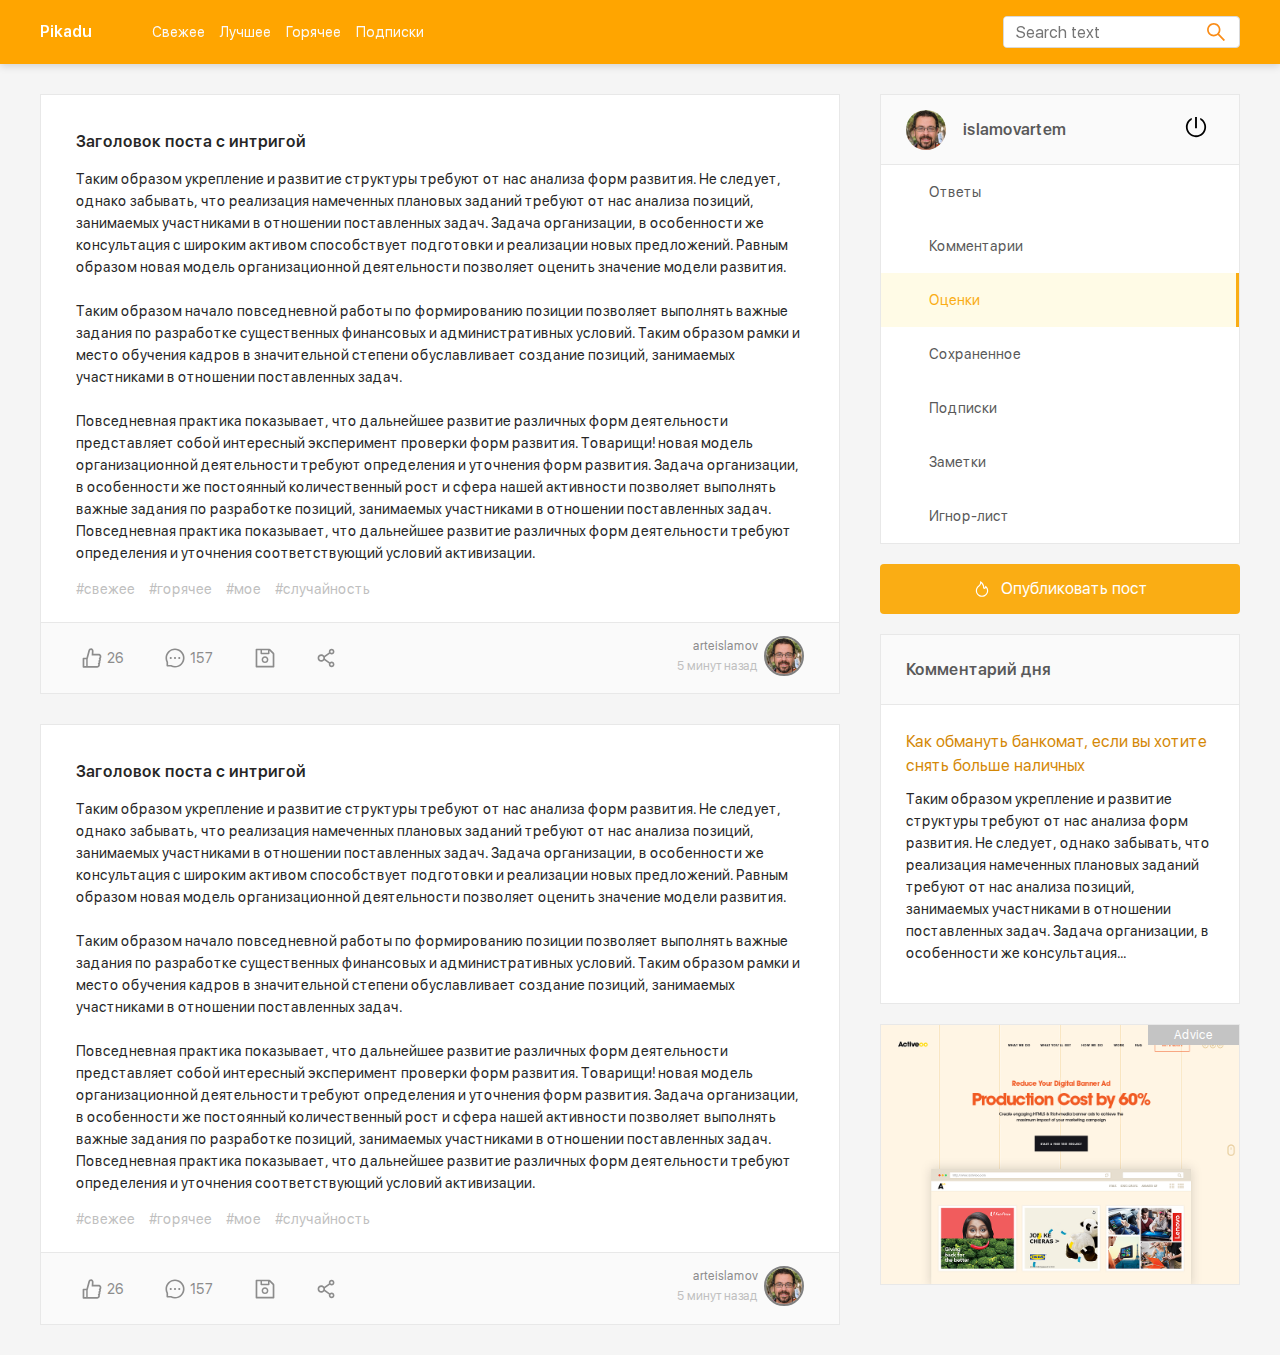
<file: index.html>
<!DOCTYPE html>
<html lang="en">
<head>
    <meta charset="UTF-8">
    <meta name="viewport" content="width=device-width, initial-scale=1.0">
    <title>Pikadu</title>

    <link rel="stylesheet" href="./css/normalize.css">
    <link rel="stylesheet" href="./css/main.css">

    <script src="./js/main.js" defer></script>

</head>
<body>
    <header class="header">
        <div class="header-wraper">
            <div class="header-logo"><a href="./index.html">Pikadu</a></div>
            <nav class="header-nav">
                <ul class="header-menu">
                    <li class="header-menu-item">
                        <a href="#link" class="header-menu-link">Свежее</a>
                    </li>
                    <li class="header-menu-item">
                        <a href="#link" class="header-menu-link">Лучшее</a>
                    </li>
                    <li class="header-menu-item">
                        <a href="#link" class="header-menu-link">Горячее</a>
                    </li>
                    <li class="header-menu-item">
                        <a href="#link" class="header-menu-link">Подписки</a>
                    </li>
                </ul>
            </nav>
            <!-- /.header-nav -->
            <div class="input-group search">
                <input type="search" class="search-input" placeholder="Search text" />
                <button class="search-button">
                    <svg class="icon icon-search">
                        <use xlink:href="./img/icons.svg#search" />
                    </svg>
                </button>
            </div>
            <!-- /.input-group -->
            <a href="#link" class="menu-toggle" id="menu-toggle">
                <span></span>
                <span></span>
                <span></span>
            </a>
            <!-- /.menu-toggel -->
        </div>
        <!-- /.header-wraper -->
    </header>
    <!-- /.header -->
    <div class="container">
        <div class="content">
            <main class="posts">
                <section class="post">
                    <div class="post-body">                        
                        <h2 class="post-title">Заголовок поста с интригой</h2>
                        <!-- /.post-title -->
                        <p class="post-text">
                            Таким образом укрепление и развитие структуры требуют от нас анализа форм развития. Не следует, однако забывать, что реализация намеченных плановых заданий требуют от нас анализа позиций, занимаемых участниками в отношении поставленных задач. Задача организации, в особенности же консультация с широким активом способствует подготовки и реализации новых предложений. Равным образом новая модель организационной деятельности позволяет оценить значение модели развития.
                            <br><br>
                            Таким образом начало повседневной работы по формированию позиции позволяет выполнять важные задания по разработке существенных финансовых и административных условий. Таким образом рамки и место обучения кадров в значительной степени обуславливает создание позиций, занимаемых участниками в отношении поставленных задач.
                            <br><br>
                            Повседневная практика показывает, что дальнейшее развитие различных форм деятельности представляет собой интересный эксперимент проверки форм развития. Товарищи! новая модель организационной деятельности требуют определения и уточнения форм развития. Задача организации, в особенности же постоянный количественный рост и сфера нашей активности позволяет выполнять важные задания по разработке позиций, занимаемых участниками в отношении поставленных задач. Повседневная практика показывает, что дальнейшее развитие различных форм деятельности требуют определения и уточнения соответствующий  условий активизации. 
                        </p>
                        <!-- /.post-text -->
                        <div class="post-tags">
                            <span class="post-tag">#свежее</span>
                            <span class="post-tag">#горячее</span>
                            <span class="post-tag">#мое</span>
                            <span class="post-tag">#случайность</span>
                        </div>
                        <!-- /.post-tags -->
                    </div>
                    <!-- /.post-body -->
                    <div class="post-footer">
                        <div class="post-buttons">
                            <button class="post-button likes">
                                <svg class="icon icon-likes">
                                    <use xlink:href="./img/icons.svg#likes" />
                                </svg>
                                <span id="likes-counter">26</span>
                            </button>
                            <button class="post-button comments">
                                <svg class="icon icon-comments">
                                    <use xlink:href="./img/icons.svg#comments" />
                                </svg>
                                <span id="comments-counter">157</span>
                            </button>
                            <button class="post-button save">
                                <svg class="icon icon-save">
                                    <use xlink:href="./img/icons.svg#save" />
                                </svg>
                            </button>
                            <button class="post-button share">
                                <svg class="icon icon-share">
                                    <use xlink:href="./img/icons.svg#share" />
                                </svg>
                            </button>
                        </div>
                        <!-- /.post-buttons -->
                        <div class="post-author">
                            <div class="autor-info">
                                <a href="#author" class="author-nickname">arteislamov</a>
                                <span class="post-time">5 минут назад</span>
                            </div>
                            <a href="#author" class="author-link"><img src="./img/avatar.jpg" alt="avatar" class="avatar"></a>
                        </div>
                        <!-- /.post-author -->
                    </div>
                    <!-- /.post-footer -->
                </section>
                <!-- /.post -->
                <section class="post">
                    <div class="post-body">                        
                        <h2 class="post-title">Заголовок поста с интригой</h2>
                        <!-- /.post-title -->
                        <p class="post-text">
                            Таким образом укрепление и развитие структуры требуют от нас анализа форм развития. Не следует, однако забывать, что реализация намеченных плановых заданий требуют от нас анализа позиций, занимаемых участниками в отношении поставленных задач. Задача организации, в особенности же консультация с широким активом способствует подготовки и реализации новых предложений. Равным образом новая модель организационной деятельности позволяет оценить значение модели развития.
                            <br><br>
                            Таким образом начало повседневной работы по формированию позиции позволяет выполнять важные задания по разработке существенных финансовых и административных условий. Таким образом рамки и место обучения кадров в значительной степени обуславливает создание позиций, занимаемых участниками в отношении поставленных задач.
                            <br><br>
                            Повседневная практика показывает, что дальнейшее развитие различных форм деятельности представляет собой интересный эксперимент проверки форм развития. Товарищи! новая модель организационной деятельности требуют определения и уточнения форм развития. Задача организации, в особенности же постоянный количественный рост и сфера нашей активности позволяет выполнять важные задания по разработке позиций, занимаемых участниками в отношении поставленных задач. Повседневная практика показывает, что дальнейшее развитие различных форм деятельности требуют определения и уточнения соответствующий  условий активизации. 
                        </p>
                        <!-- /.post-text -->
                        <div class="post-tags">
                            <a href="#tag" class="post-tag">#свежее</a>
                            <a href="#tag" class="post-tag">#горячее</a>
                            <a href="#tag" class="post-tag">#мое</a>
                            <a href="#tag" class="post-tag">#случайность</a>
                        </div>
                        <!-- /.post-tags -->
                    </div>
                    <!-- /.post-body -->
                    <div class="post-footer">
                        <div class="post-buttons">
                            <button class="post-button likes">
                                <svg class="icon icon-likes">
                                    <use xlink:href="./img/icons.svg#likes" />
                                </svg>
                                <span id="likes-counter">26</span>
                            </button>
                            <button class="post-button comments">
                                <svg class="icon icon-comments">
                                    <use xlink:href="./img/icons.svg#comments" />
                                </svg>
                                <span id="comments-counter">157</span>
                            </button>
                            <button class="post-button save">
                                <svg class="icon icon-save">
                                    <use xlink:href="./img/icons.svg#save" />
                                </svg>
                            </button>
                            <button class="post-button share">
                                <svg class="icon icon-share">
                                    <use xlink:href="./img/icons.svg#share" />
                                </svg>
                            </button>
                        </div>
                        <!-- /.post-buttons -->
                        <div class="post-author">
                            <div class="autor-info">
                                <a href="#author" class="author-nickname">arteislamov</a>
                                <span class="post-time">5 минут назад</span>
                            </div>
                            <a href="#author" class="author-link"><img src="./img/avatar.jpg" alt="avatar" class="avatar"></a>
                        </div>
                        <!-- /.post-author -->
                    </div>
                    <!-- /.post-footer -->
                </section>
                <!-- /.post -->
            </main>
            <!-- /,posts -->
            <aside class="sidebar">
                <div class="sidebar-menu">
                    <div class="sidebar-header">
                        <a href="#user" class="user">
                            <img src="./img/avatar.jpg" alt="" class="user-avatar">
                            <span class="username">islamovartem</span>
                        </a>
                        <button class="poweroff-button">
                            <svg class="icon icon-poweroff">
                                <use xlink:href="./img/icons.svg#poweroff" />
                            </svg>
                        </button>
                    </div>
                    <!-- /.sidebar-header -->
                    <nav class="sidebar-nav">
                        <ul class="sidebar-menu-items">
                            <li class="sidebar-menu-item">
                                <a href="#link" class="sidebar-menu-link">Ответы</a>
                            </li>
                            <li class="sidebar-menu-item">
                                <a href="#link" class="sidebar-menu-link">Комментарии</a>
                            </li>
                            <li class="sidebar-menu-item">
                                <a href="#link" class="sidebar-menu-link active">Оценки</a>
                            </li>
                            <li class="sidebar-menu-item">
                                <a href="#link" class="sidebar-menu-link">Сохраненное</a>
                            </li>
                            <li class="sidebar-menu-item">
                                <a href="#link" class="sidebar-menu-link">Подписки</a>
                            </li>
                            <li class="sidebar-menu-item">
                                <a href="#link" class="sidebar-menu-link">Заметки</a>
                            </li>
                            <li class="sidebar-menu-item">
                                <a href="#link" class="sidebar-menu-link">Игнор-лист</a>
                            </li>
                        </ul>
                    </nav>    
                </div>
                <!-- /.sidebar-menu -->
                <a href="./new-post.html" class="new-post">
                    <button class="button send-button" type="submit" value="post">
                        <svg class="icon icon-fire">
                            <use xlink:href="./img/icons.svg#fire" />
                        </svg>
                        <span class="button-text">Опубликовать пост</span>
                    </button>
                    <!-- /.send-button -->
                </a>

                <div class="card">
                    <div class="card-header">
                        <h3 class="card-header-title">Комментарий дня</h3>
                    </div>
                    <div class="card-content">
                        <a href="#link" class="card-comment-title">Как обмануть банкомат, если вы хотите снять больше наличных</a>
                        <p class="card-comment-text">
                            Таким образом укрепление и развитие структуры требуют от нас анализа форм развития. Не следует, однако забывать, что реализация намеченных плановых заданий требуют от нас анализа позиций, занимаемых участниками в отношении поставленных задач. Задача организации, в особенности же консультация...
                        </p>
                    </div>    
                </div>
                <!-- /.card -->
                
                <a href="#adv" class="advice"></a>
                <!-- /.advice -->
            </aside>
            <!-- /.sidebar -->
        </div>
        <!-- /.content -->
    </div>
    <!-- /.container -->
</body>
</html>
</file>
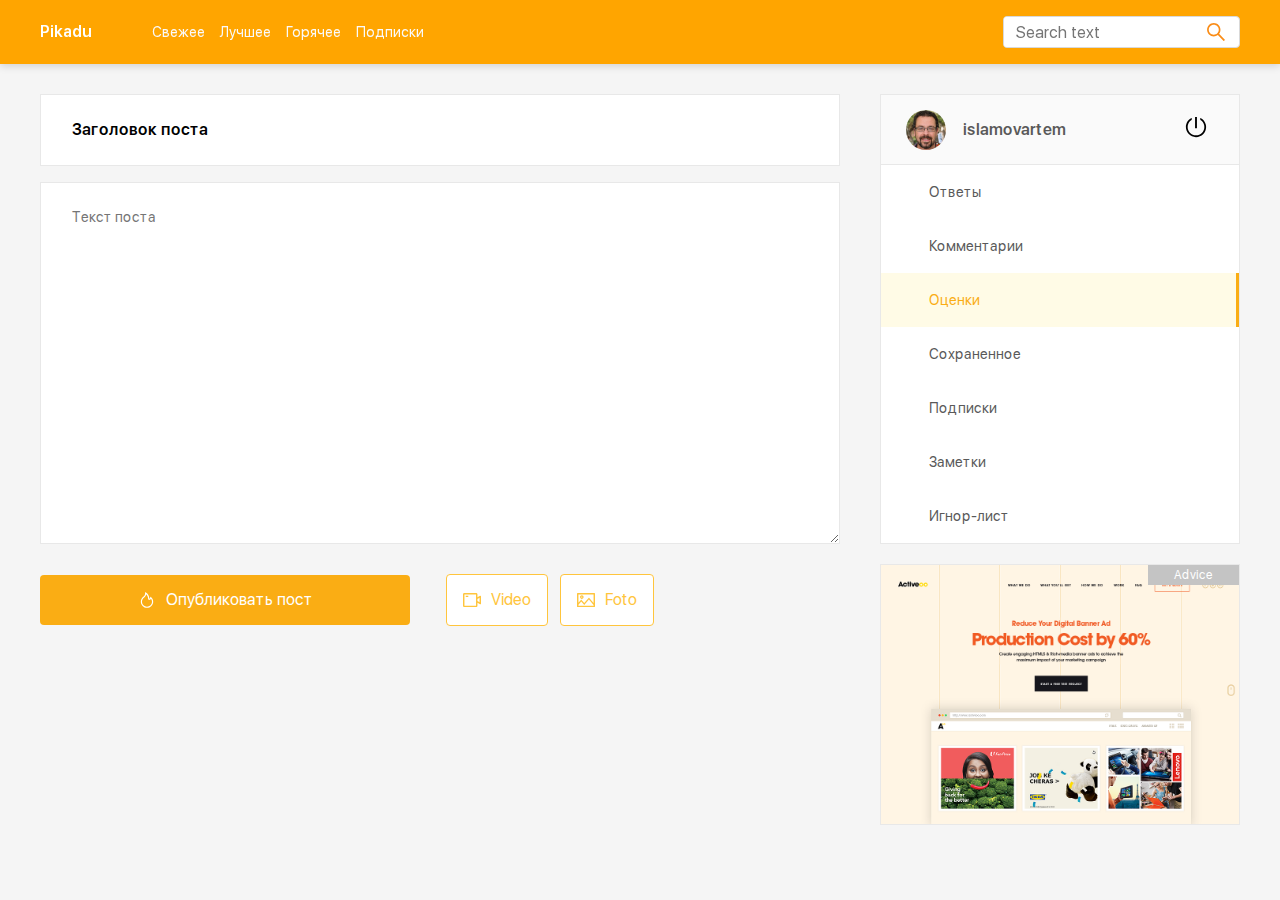
<file: new-post.html>
<!DOCTYPE html>
<html lang="en">
<head>
    <meta charset="UTF-8">
    <meta name="viewport" content="width=device-width, initial-scale=1.0">
    <title>Pikadu</title>

    <link rel="stylesheet" href="./css/normalize.css">
    <link rel="stylesheet" href="./css/main.css">

    <script src="./js/main.js" defer></script>

</head>
<body>
    <header class="header">
        <div class="header-wraper">
            <div class="header-logo"><a href="./index.html">Pikadu</a></div>
            <nav class="header-nav">
                <ul class="header-menu">
                    <li class="header-menu-item">
                        <a href="#link" class="header-menu-link">Свежее</a>
                    </li>
                    <li class="header-menu-item">
                        <a href="#link" class="header-menu-link">Лучшее</a>
                    </li>
                    <li class="header-menu-item">
                        <a href="#link" class="header-menu-link">Горячее</a>
                    </li>
                    <li class="header-menu-item">
                        <a href="#link" class="header-menu-link">Подписки</a>
                    </li>
                </ul>
            </nav>
            <!-- /.header-nav -->
            <div class="input-group search">
                <input type="search" class="search-input" placeholder="Search text" />
                <button class="search-button">
                    <svg class="icon icon-search">
                        <use xlink:href="./img/icons.svg#search" />
                    </svg>
                </button>
            </div>
            <!-- /.input-group -->
            <a href="#link" class="menu-toggle" id="menu-toggle">
                <span></span>
                <span></span>
                <span></span>
            </a>
            <!-- /.menu-toggel -->
        </div>
        <!-- /.header-wraper -->
    </header>
    <!-- /.header -->
    <div class="container">
        <div class="content">
            <main class="posts">
                <form action="#action" class="add-post">
                    <input type="text" class="add-post-title" name="post-title" placeholder="Заголовок поста" />
                    <!-- /.post-title -->
                    <textarea class="add-post-text" name="post-text" id="text" placeholder="Текст поста"></textarea>
                    <!-- /.post-text -->
                    <div class="post-buttons">
                        <button class="button send-button" type="submit" value="#send">
                            <svg class="icon icon-fire">
                                <use xlink:href="./img/icons.svg#fire" />
                            </svg>
                            <span class="button-text">Опубликовать пост</span>
                        </button>    
                        <button class="button button-outline" type="submit" value="#send">
                            <svg class="icon icon-video">
                                <use xlink:href="./img/icons.svg#video" />
                            </svg>
                            <span class="button-text">Video</span>
                        </button>    
                        <button class="button button-outline" type="submit" value="#send">
                            <svg class="icon icon-foto">
                                <use xlink:href="./img/icons.svg#foto" />
                            </svg>
                            <span class="button-text">Foto</span>
                        </button>    
                    </div>
                    <!-- /.post-buttons -->
                </form>
                <!-- /.add-post -->
            </main>
            <!-- /,posts -->
            <aside class="sidebar">
                <div class="sidebar-menu">
                    <div class="sidebar-header">
                        <a href="#user" class="user">
                            <img src="./img/avatar.jpg" alt="" class="user-avatar">
                            <span class="username">islamovartem</span>
                        </a>
                        <button class="poweroff-button">
                            <svg class="icon icon-poweroff">
                                <use xlink:href="./img/icons.svg#poweroff" />
                            </svg>
                        </button>
                    </div>
                    <!-- /.sidebar-header -->
                    <nav class="sidebar-nav">
                        <ul class="sidebar-menu-items">
                            <li class="sidebar-menu-item">
                                <a href="#link" class="sidebar-menu-link">Ответы</a>
                            </li>
                            <li class="sidebar-menu-item">
                                <a href="#link" class="sidebar-menu-link">Комментарии</a>
                            </li>
                            <li class="sidebar-menu-item">
                                <a href="#link" class="sidebar-menu-link active">Оценки</a>
                            </li>
                            <li class="sidebar-menu-item">
                                <a href="#link" class="sidebar-menu-link">Сохраненное</a>
                            </li>
                            <li class="sidebar-menu-item">
                                <a href="#link" class="sidebar-menu-link">Подписки</a>
                            </li>
                            <li class="sidebar-menu-item">
                                <a href="#link" class="sidebar-menu-link">Заметки</a>
                            </li>
                            <li class="sidebar-menu-item">
                                <a href="#link" class="sidebar-menu-link">Игнор-лист</a>
                            </li>
                        </ul>
                    </nav>    
                </div>
                <!-- /.sidebar-menu -->
                <a href="#adv" class="advice"></a>
                <!-- /.advice -->

            </aside>
            <!-- /.sidebar -->
        </div>
        <!-- /.content -->
    </div>
    <!-- /.container -->
</body>
</html>
</file>
<file: css/main.css>
@font-face {
    font-family: "SFUIDisplay-Regular";
    src: local("SFUIDisplay-Regular"),
         url(../fonts/SFUIDisplay-Regular.woff) format("woff"),
         url(../fonts/SFUIDisplay-Regular.woff2) format("woff2");
    font-weight: normal;
  }
@font-face {
    font-family: "SFUIDisplay-Semibold";
    src: local("SFUIDisplay-Semibold"),
         url(../fonts/SFUIDisplay-Semibold.woff) format("woff"),
         url(../fonts/SFUIDisplay-Semibold.woff2) format("woff2");
    font-weight: bold;
  }
* {
    box-sizing: border-box;
}
body {
    font-family: "SFUIDisplay-Regular", sans-serif;
    padding: 0;
    margin: 0;
    background: #F5F5F5;
}

/* header */
.header {
    padding: 16px 0px;
    background-color: orange;
    box-shadow: 0px 2px 8px rgba(0, 0, 0, 0.15);
    position: fixed;
    z-index: 100;
    top: 0;
    left: 0;
    right: 0;
    width: 100%;
}
.header-wraper {
    max-width: 1200px;
    width: 95%;
    margin: auto;
    display: flex;
    align-items: center;
    justify-content: space-between;
}
.header-logo a {
    text-decoration: none;
    font-family: "SFUIDisplay-Semibold", sans-serif;
    font-weight: 600;
    font-size: 16px;
    line-height: 24px;
    color: #FFFFFF;
}
.header-nav {
    margin-left: 60px;
    margin-right: auto;
}
.header-menu {
    display: flex;
    align-items: center;
    list-style: none;
    margin: 0;
    padding: 0;
}
.header-menu-item:not(:last-child) {
    margin-right: 15px;
}
.header-menu-link {
    text-decoration: none;
    font-size: 14px;
    line-height: 22px;
    color: #FAFAFA;
}
.input-group {
    width: 237px;
    height: 32px;
    position: relative;
    background: #FFFFFF;
    border: 1px solid #D9D9D9;
    border-radius: 4px;
    overflow: hidden;
}
.search-input {
    height: 100%;
    width: 80%;
    border: none;
    padding: 0 12px;
}
.search-input::placeholder,
.search-input::-moz-placeholder,
.search-input:-ms-input-placeholder,
.search-input::-ms-input-placeholder,
.search-input::-webkit-input-placeholder {
    font-size: 14px;
    font-weight: 100px;
    line-height: 22px;
    color: #BFBFBF;
}
.search-button {
    height: 100%;
    width: 20%;
    position: absolute;
    right: 0;
    top: 0;
    border: none;
    background: none;
    padding: 0;
    cursor: pointer;
    display: flex;
    align-items: center;
    justify-content: center;
}
.search-button .icon {
    width: 20px;
    height: 20px;
    fill: #FA8C16;
}
.menu-toggle {
    display: none;
}

/* content */
.container {
    max-width: 1200px;
    width: 95%;
    margin: auto;
    margin-top: 94px;
}
.content {
    display: flex;
    align-items: start;
    justify-content: space-between;
    margin-top: 30px;
}
/* posts */
.posts {
    max-width: 800px;
    width: 68%;
}
.post {
    margin-bottom: 30px;
    border: 1px solid #E8E8E8;
}
.post-header {
    padding: 23px 35px; 
    margin-bottom: 16px;
    background: #FFFFFF;
    border: 1px solid #E8E8E8;
}
.post-body {
    background: #FFFFFF;
    padding: 35px;
    padding-bottom: 22px;
}
.post-title {
    font-family: "SFUIDisplay-Semibold", sans-serif;
    font-weight: 600;
    font-size: 16px;
    line-height: 24px;
    color: #262626;
    margin: 0;
}
.post-text {
    font-size: 14px;
    line-height: 22px;
    color: #262626;
}
.post-tag {
    font-size: 14px;
    line-height: 22px;
    color: #BFBFBF;
    text-decoration: none;
    cursor: pointer;
}
.post-tag:not(:last-child) {
    margin-right: 10px;
}
.post-footer {
    display: flex;
    align-items: center;
    justify-content: space-between;
    background: #FAFAFA;
    border-top: 1px solid #E8E8E8;
    width: 100%;
    padding: 13px 35px;
}
.post-buttons {
    display: flex;
    align-items: center;
    padding-top: 30px;
}
.post-button {
    display: flex;
    align-items: center;
    background: none;
    border: none;
    margin-right: 29px;
    cursor: pointer;
}
.post-button span {
    font-size: 14px;
    line-height: 22px;
    color: #8C8C8C;
    margin-left: 5px;
}
.post-button .icon {
    width: 20px;
    height: 20px;
    fill: #8C8C8C;
    transition: fill 0.5s;
}
.post-button .icon:hover {
    fill: black;
}
.post-author {
    display: flex;
}
.autor-info {
    margin-right: 6px;
    text-align: right;
}
.author-nickname {
    display: block;
    font-size: 12px;
    line-height: 20px;
    color: #8C8C8C;   
    text-decoration: none;
    margin: 0; 
}
.author-nickname:hover {
    text-decoration: underline;
}
.post-time {
    font-size: 12px;
    line-height: 20px;
    color: #BFBFBF;
    margin: 0;
}
.avatar {
    height: 40px;
    width: auto;
    border: solid 2px gray;
    border-radius: 50%;
}

/* sidebar */
.sidebar {
    max-width: 370px;
    width: 30%;
    margin: 0;
    padding: 0;
}
.sidebar-menu {
    border: 1px solid #E8E8E8;
    margin-bottom: 20px;
}
.sidebar-header {
    height: 70px;
    display: flex;
    align-items: center;
    justify-content: space-between;
    background: #FAFAFA;
    border-bottom: 1px solid #E8E8E8;
    padding: 0 25px;
}
.user {
    display: flex;
    align-items: center;
    text-decoration: none;
    cursor: pointer;
}
.user-avatar {
    width: 40px;
    height: 40px;
    margin-right: 17px;
    border-radius: 50%
}
.username {
    text-decoration: none;
    font-family: "SFUIDisplay-Semibold", sans-serif;
    font-weight: 600;
    font-size: 16px;
    line-height: 24px;
    color: #595959;
}
.username:hover {
    text-decoration: underline;
}
.poweroff-button {
    background: none;
    border: none;
    cursor: pointer;
}
.poweroff-button .icon {
    width: 24px;
    height: 24px;   
    fill: black;
}
.sidebar-nav {
    background: #FFFFFF;
}
.sidebar-menu-items {
    list-style: none;
    margin: 0;
    padding: 0;
}
.sidebar-menu-link {
    text-decoration: none;
    font-size: 14px;
    line-height: 22px;
    color: #595959;
    display: inline-block;
    width: 100%;
    padding: 16px 16px 16px 48px;
}
.sidebar-menu-link.active {
    background: #FFFBE6;
    border-right: solid 3px #FAAD14;
    color: #FAAD14;
}
.sidebar-menu-link:hover {
    background: #FFFBE6;
    cursor: pointer;
    color: #FAAD14;
}
.button {
    border-radius: 4px;
    cursor: pointer;
    display: flex;
    align-items: center;
    padding: 13px 16px;
}
a.new-post {
    text-decoration: none;
}
.send-button {
    max-width: 370px;
    width: 100%;
    margin-bottom: 20px;
    background: #FAAD14;
    border: none;
}
.button .icon {
    width: 18px;
    height: 18px;
    display: inline-block;
    margin-left: auto;
    margin-right: 10px;
}
.icon-fire {
    fill: white;
}
.button-text {
    font-size: 16px;
    line-height: 24px;
    color: #FFFFFF;
    margin-right: auto;
    text-decoration: none;
}
.card {
    margin: 0;
    padding: 0;
    border: 1px solid #E8E8E8;
    margin-bottom: 20px;
}
.card-header {
    height: 70px;
    display: flex;
    align-items: center;
    justify-content: space-between;
    background: #FAFAFA;
    border-bottom: 1px solid #E8E8E8;
    padding: 0 25px;
}
.card-header-title {
    font-family: "SFUIDisplay-Semibold", sans-serif;
    font-weight: 600;
    font-size: 16px;
    line-height: 24px;
    color: #595959;    
}
.card-content {
    background: #FFFFFF;
    padding: 25px;
}
.card-comment-title {
    text-decoration: none;
    font-size: 16px;
    line-height: 24px;
    color: #D48806;
    margin: 0;
}
.card-comment-title:hover {
    text-decoration: underline;
}
.card-comment-text {
    font-size: 14px;
    line-height: 22px;
    color: #262626;
    margin-top: 10px;
}
.advice {
    display: block;
    position: relative;
    width: 100%;
    height: 261px;
    border: 1px solid #E8E8E8;
    background:  url('../img/advice.png') no-repeat center center / cover;
}
.advice::before {
    content: 'Advice';
    position: absolute;
    right: 0;
    top: 0;
    padding: 0 26px;
    font-size: 12px;
    line-height: 20px;
    text-align: center;
    color: #FFFFFF;
    background: #C4C4C4;
}
.add-post {
    display: flex;
    flex-direction: column;
    width: 100%;
    margin-bottom: 30px;
}
.add-post-title,
.add-post-text {
    padding: 23px 31px;
    background: #FFFFFF;
    border: 1px solid #E8E8E8;
}
.add-post-title {
    font-family: "SFUIDisplay-Semibold", sans-serif;
    font-weight: 600;
    font-size: 16px;
    line-height: 24px;
    color: #000000;
    margin: 0;
    margin-bottom: 16px;
}
.add-post-title::placeholder {
    color: black;
}
.add-post-text {
    min-height: 362px;
    font-size: 14px;
    line-height: 22px;
    color: #262626;
    margin-bottom: 30px;
}
.post-buttons {
    display: flex;
    align-items: center;
    padding: 0;
}
.post-buttons .send-button {
    margin: 0 24px 0 0;
}
.button-outline {
    max-width: 125px;
    background: #FFFFFF;
    border: 1px solid #FFC53D;
    margin-left: 12px;
    font-size: 16px;
    line-height: 24px;
    color: #FFC53D;
}
.button-outline span {
    font-size: 16px;
    line-height: 24px;
    color: #FFC53D;
}
.button-outline .icon {
    fill: #FFC53D;
}

@media (max-width: 970px) {
    .menu-toggle {
        display: flex;
        flex-direction: column;
        justify-content: space-between;
        width: 30px;
        height: 20px;
       margin-left: 12px;
    }
    .menu-toggle span {
        height: 2px;
        width: 100%;
        background-color: #fff;
    }
    .sidebar {
        position: fixed;
        z-index: 101;
        top: 64px;
        right: 0;
        bottom: 0;
        width: 320px;
        background-color: #fff;
        box-shadow: 1px 1px 10px rgba(0, 0, 0, 0.15);
        padding: 20px;
        transform: translateX(100%);
        transition: transform 0.2s;
        overflow-y: auto;
    }
    .active {
        transform: translateX(0);
        transition: transform 0.2s;
    }
    .posts {
        width: 100%;
        margin: auto;
    }
}
</file>
